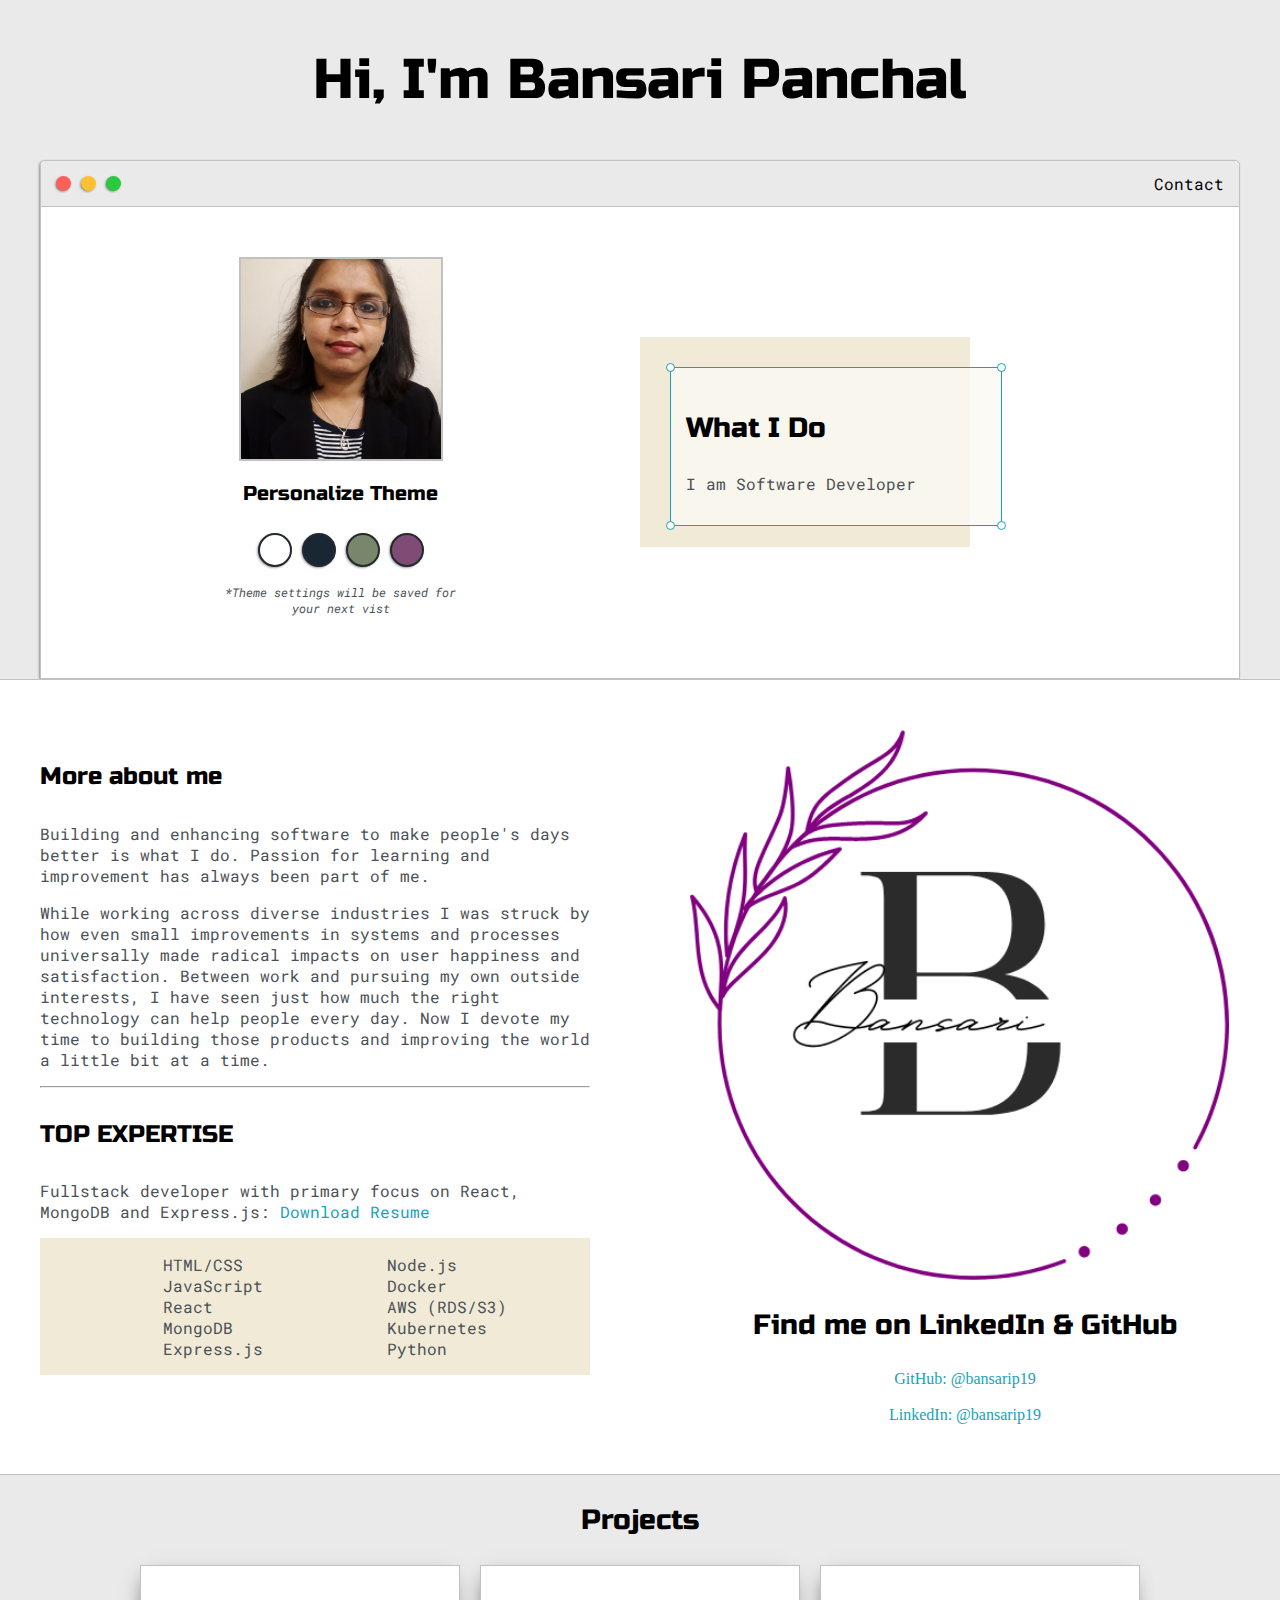
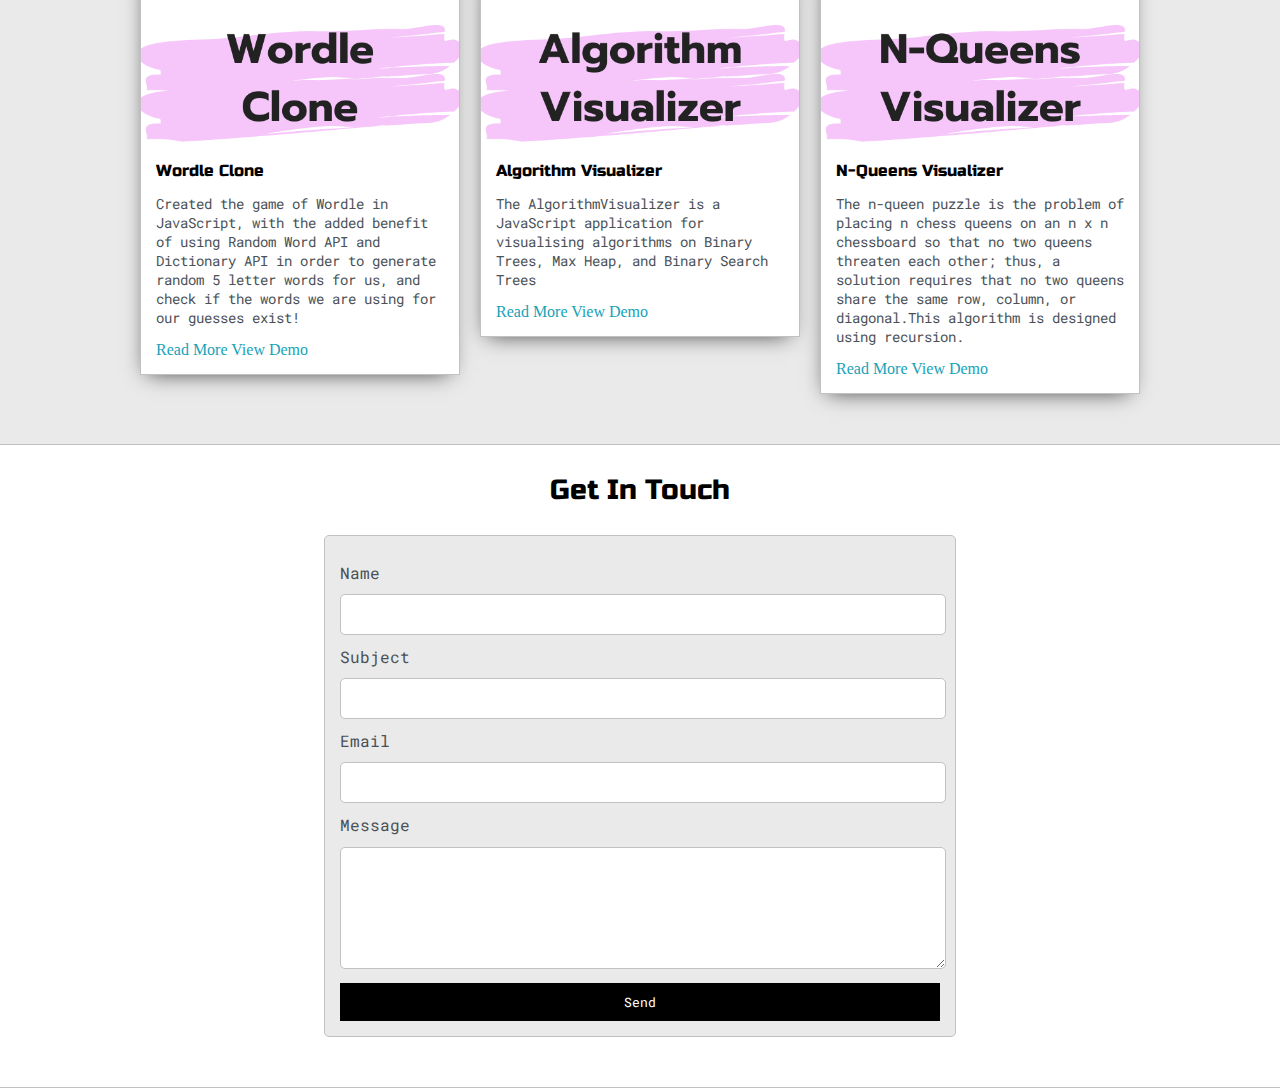
<file: index.html>
<!DOCTYPE html>
<html>
<head>
	<title>Bansari Panchal</title>


	<meta name="viewport" content="width=device-width, initial-scale=1, maximum-scale=1, minimum-scale=1" />

	<link href="https://fonts.googleapis.com/css2?family=Russo+One&display=swap" rel="stylesheet">

	<link href="https://fonts.googleapis.com/css2?family=Roboto+Mono:wght@500&family=Russo+One&display=swap" rel="stylesheet">

	<link rel="stylesheet" type="text/css" href="default.css">
	<link id="theme-style" rel="stylesheet" type="text/css" href="">
</head>
<body>

	<section class="s1">
		<div class="main-container">
			<div class="greeting-wrapper">
				<h1>Hi, I'm Bansari Panchal</h1>
			</div>


			<div class="intro-wrapper">
				<div class="nav-wrapper">

				
					<a href="index.html">
						<div class="dots-wrapper">
							<div id="dot-1" class="browser-dot"></div>
							<div id="dot-2" class="browser-dot"></div>
							<div id="dot-3" class="browser-dot"></div>
						</div>
					</a>
					

					<ul id="navigation">
						<li><a href="index.html#contact">Contact</a></li>

					</ul>
				</div>

				<div class="left-column">
					<img id="profile_pic" src="images/picture.jpg">
					<h5 style="text-align: center;line-height: 0;">Personalize Theme</h5>

					<div id="theme-options-wrapper">
						<div data-mode="light" id="light-mode" class="theme-dot"></div>
						<div data-mode="blue" id="blue-mode" class="theme-dot"></div>
						<div data-mode="green" id="green-mode" class="theme-dot"></div>
						<div data-mode="purple" id="purple-mode" class="theme-dot"></div>
					</div>

					<p id="settings-note">*Theme settings will be saved for<br>your next vist</p>
				</div>

				<div class="right-column">

					<div id="preview-shadow">
						<div id="preview">
							<div id="corner-tl" class="corner"></div>
							<div id="corner-tr" class="corner"></div>
							<h3>What I Do</h3>
							<p>I am Software Developer</p>
							<div id="corner-br" class="corner"></div>
							<div id="corner-bl" class="corner"></div>
						</div>
					</div>
				</div>
			</div>
		</div>
	</section>

	<section class="s2">
		<div class="main-container">

			<div class="about-wrapper">
				<div class="about-me">
					<h4>More about me</h4>

					<p>Building and enhancing software to make people's days better is what I do. Passion for learning and improvement has always been part of me.</p>

					<p>While working across diverse industries I was struck by how even small improvements in systems and processes universally made radical impacts on user happiness and satisfaction. Between work and pursuing my own outside interests, I have seen just how much the right technology can help people every day. Now I devote my time to building those products and improving the world a little bit at a time.</p>


					<hr>

					<h4>TOP EXPERTISE</h4>

					<p>Fullstack developer with primary focus on React, MongoDB and Express.js: <a target="_blank" href="resume.pdf">Download Resume</a></p>

					<div id="skills">
						<ul>
							<li>HTML/CSS</li>
							<li>JavaScript</li>
							<li>React</li>
							<li>MongoDB</li>
							<li>Express.js</li>
						</ul>

						<ul>
							<li>Node.js</li>
							<li>Docker</li>
							<li>AWS (RDS/S3)</li>
							<li>Kubernetes</li>
							<li>Python</li>
						</ul>

					</div>

				</div>

				
				<div class="social-links">
					<img id="social_img" src="images/Logo.png">
					<h3>Find me on LinkedIn & GitHub</h3>

					<a target="_blank" href="https://github.com/bansarip19">GitHub: @bansarip19</a>
					<br>
					<a target="_blank" href="https://www.linkedin.com/in/bansarip19/">LinkedIn: @bansarip19</a>
				</div>
			</div>

		</div>
	</section>

	<section class="s1">
		<div class="main-container">
			<h3 style="text-align: center;">Projects</h3>

			<div class="post-wrapper">

				<div>
					<div class="post">
						<img class="thumbnail" src="images/WordleClone.png">
						<div class="post-preview">
							<h6 class="post-title">Wordle Clone</h6>
							<p class="post-intro">Created the game of Wordle in JavaScript, with the added benefit of using Random Word API and Dictionary API in order to generate random 5 letter words for us, and check if the words we are using for our guesses exist!</p>
							<a href="post.html">Read More</a>
							<a href="https://bansarip19.github.io/wordle-clone/">View Demo</a>
						</div>
					</div>
				</div>

				<div>
					<div class="post">
						<img class="thumbnail" src="images/AlgorithmVisualizer.png">
						<div class="post-preview">
							<h6 class="post-title">Algorithm Visualizer</h6>
							<p class="post-intro">The AlgorithmVisualizer is a JavaScript application for visualising algorithms on Binary Trees, Max Heap, and Binary Search Trees</p>
							<a href="#">Read More</a>
							<a href="https://bansarip19.github.io/Algorithm-Visualization/">View Demo</a>
						</div>
					</div>
				</div>

				<div>
					<div class="post">
						<img class="thumbnail" src="images/NQueensVisualizer.png">
						<div class="post-preview">
							<h6 class="post-title">N-Queens Visualizer</h6>
							<p class="post-intro">The n-queen puzzle is the problem of placing n chess queens on an n x n chessboard so that no two queens threaten each other; thus, a solution requires that no two queens share the same row, column, or diagonal.This algorithm is designed using recursion.</p>
							<a href="#">Read More</a>
							<a href="https://bansarip19.github.io/N-Queens-Visualization/">View Demo</a>
						</div>
					</div>
				</div>
			

			</div>
		</div>
	</section>

	<section class="s2">
		<div class="main-container">
			<a href=""></a>
			<h3 style="text-align: center;">Get In Touch</h3>

			<form id="contact-form">
				<a name="contact"></a>

				<label>Name</label>
				<input class="input-field" type="text" name="name">

				<label>Subject</label>
				<input class="input-field" type="text" name="subject">

				<label>Email</label>
				<input class="input-field" type="text" name="email">

				<label>Message</label>
				<textarea class="input-field" name="message"></textarea>

				<input id="submit-btn" type="submit" value="Send">
			</form>
		</div>
	</section> 

	<script type="text/javascript" src="script.js"></script>
</body>
</html>
</file>
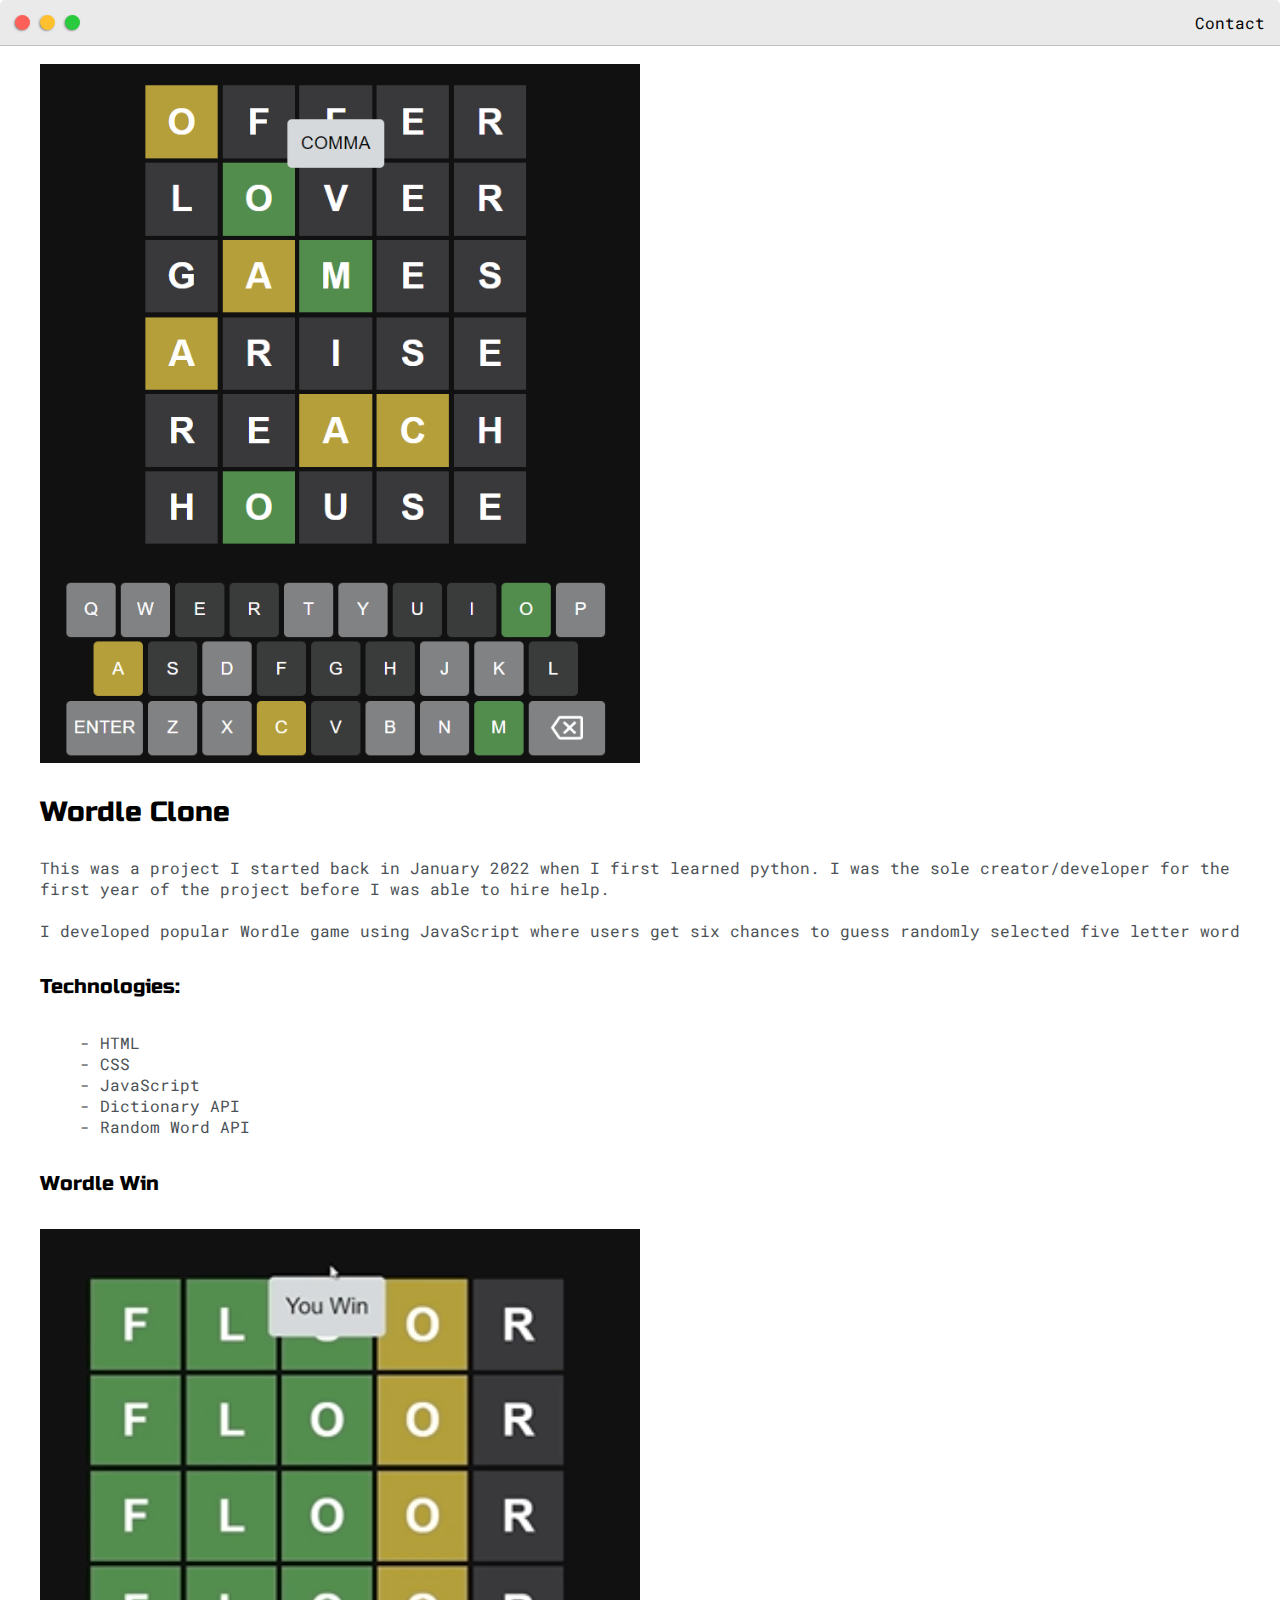
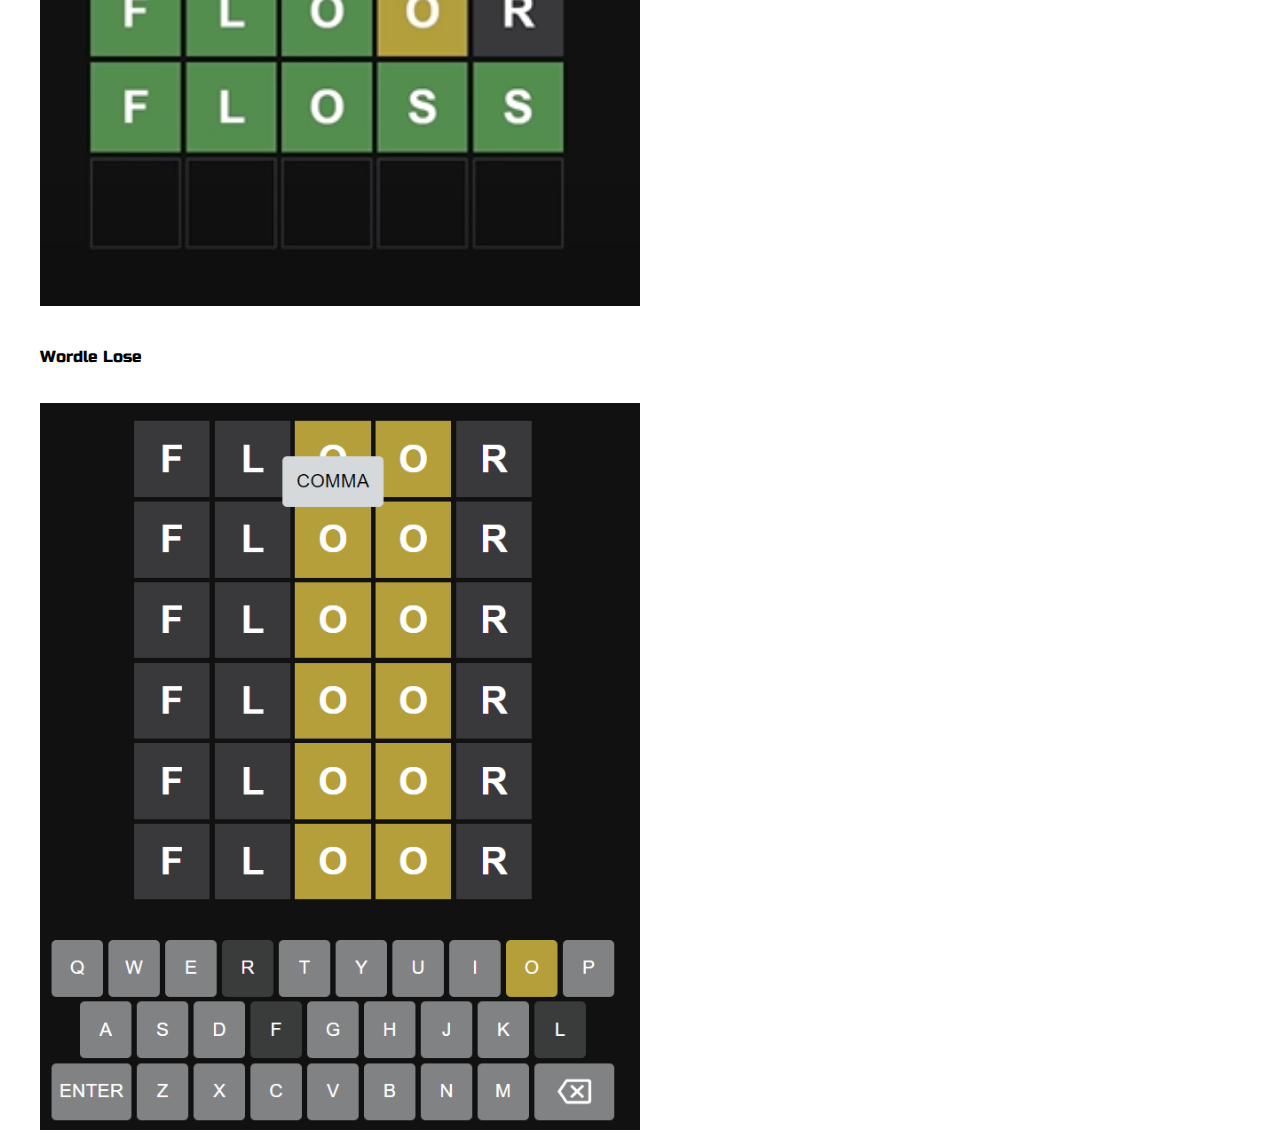
<file: post.html>
<!DOCTYPE html>
<html>
<head>
	<title>Wordle Clone</title>


	<meta name="viewport" content="width=device-width, initial-scale=1, maximum-scale=1, minimum-scale=1" />

	<link href="https://fonts.googleapis.com/css2?family=Russo+One&display=swap" rel="stylesheet">

	<link href="https://fonts.googleapis.com/css2?family=Roboto+Mono:wght@500&display=swap" rel="stylesheet">

	<link rel="stylesheet" type="text/css" href="default.css">


	<style type="text/css">
		.img-container{
			max-width: 600px;
		}

		img{
			width: 100%
		}

	</style>

</head>
<body>
	<div class="nav-wrapper">

		<a href="index.html">
			<div class="dots-wrapper">
				<div id="dot-1" class="browser-dot"></div>
				<div id="dot-2" class="browser-dot"></div>
				<div id="dot-3" class="browser-dot"></div>
			</div>
		</a>

		<ul id="navigation">
			<li><a href="index.html#contact">Contact</a></li>

		</ul>
	</div>

	<div class="main-container">
		<br>

		<div class="img-container">
			<img src="images/wordle.png">
		</div>
		
		<h3>Wordle Clone</h3>

		<p>This was a project I started back in January 2022 when I first learned python. I was the sole creator/developer for the first year of the project before I was able to hire help.
		<br>
		<br>
		I developed popular Wordle game using JavaScript where users get six chances to guess randomly selected five letter
word
</p>
	<!--	<br>
		<br>
		
		<br>
		<br>
		
		<br>
		<br> -->
		

		<h5>Technologies:</h5>
		<ul>
			<li>- HTML</li>
			<li>- CSS</li>
			<li>- JavaScript</li>
			<li>- Dictionary API</li>
			<li>- Random Word API</li>
			
		</ul>


		<h5>Wordle Win</h5>
		<div class="img-container">
			<img src="images/wordle-win.png">
		</div>

		<h6>Wordle Lose</h5>
		<div class="img-container">
			<img src="images/wordle-lose.png">
		</div>

		
	</div>

</body>
</html>
</file>
<file: default.css>
:root{
	--mainColor:#eaeaea;
	--secondaryColor:#fff;

	--borderColor:#c1c1c1;

	--mainText:black;
	--secondaryText:#4b5156;

	--themeDotBorder:#24292e;

	--previewBg:rgb(251, 249, 243, 0.8);
	--previewShadow:#f0ead6;


	--buttonColor:black;


}


html, body{
	padding: 0;
	margin: 0;
	scroll-behavior: smooth;
}

body *{
	transition: 0.3s;
}


h1, h2, h3, h4, h5, h6, strong{
	color: var(--mainText);
	font-family: 'Russo One', sans-serif;
	font-weight: 500;
}

p, li, span, label, input, textarea{
	color: var(--secondaryText);
	font-family: 'Roboto Mono', monospace;
}

a{
	text-decoration: none;
	color:#17a2b8;
}

ul{
	list-style: none;
}

h1 { font-size: 56px;}
h2 { font-size: 36px;}
h3 { font-size: 28px;}
h4 { font-size: 24px;}
h5 { font-size: 20px;}
h6 { font-size: 16px;}


.s1{
	background-color: var(--mainColor);
	border-bottom:1px solid var(--borderColor);
	overflow:auto;
}

.s2{
	background-color: var(--secondaryColor);
	border-bottom:1px solid var(--borderColor);
	overflow:auto;
}




.main-container{
	width: 1200px;
	margin: 0 auto;
}


.greeting-wrapper{
	display: grid;
	text-align: center;
	align-content: center;
	min-height: 10em;

}

.intro-wrapper{
	background-color: var(--secondaryColor);
	border:1px solid var(--borderColor);
	border-radius:5px 5px 0 0;


	-webkit-box-shadow: -1px 1px 3px -1px rgba(0,0,0,0.75);
	-moz-box-shadow: -1px 1px 3px -1px rgba(0,0,0,0.75);
	box-shadow: -1px 1px 3px -1px rgba(0,0,0,0.75);

	display: grid;
	grid-template-columns: 1fr 1fr;
	grid-template-areas: 
		'nav-wrapper nav-wrapper'
		'left-column right-column'
	;
}


.nav-wrapper{
	border-radius:5px 5px 0 0;
	grid-area:nav-wrapper;
	border-bottom: 1px solid var(--borderColor);
	display: flex;
	justify-content: space-between;
	align-items: center;
	background-color: var(--mainColor);
}

#navigation a{
	color:var(--mainText);
}


#navigation{
	margin:0;
	padding: 10px;
}

#navigation li{
	display: inline-block;
	margin-right: 5px;
	margin-left:5px;
}

.dots-wrapper{
	display: flex;
	padding: 10px;
}

#dot-1{
	background-color:  #FC6058;
}

#dot-2{
	background-color:  #FEC02F;
}

#dot-3{
	background-color:  #2ACA3E;
}

.browser-dot{
	background-color: black;
	height: 15px;
	width: 15px;
	border-radius: 50%;
	margin: 5px;

	-webkit-box-shadow: -1px 1px 3px -1px rgba(0,0,0,0.75);
	-moz-box-shadow: -1px 1px 3px -1px rgba(0,0,0,0.75);
	box-shadow: -1px 1px 3px -1px rgba(0,0,0,0.75);

}


.left-column{
	grid-area: left-column;
	padding-top:50px;
	padding-bottom: 50px;
}

#profile_pic{
	display: block;
	margin:0 auto;

	height: 200px;
	width: 200px;
	object-fit: cover;
	border:2px solid var(--borderColor);
}


#theme-options-wrapper{
	display: flex;
	justify-content: center;
}

.theme-dot{
	height: 30px;
	width: 30px;
	background-color: black;
	border-radius: 50%;

	margin: 5px;
	border:2px solid var(--themeDotBorder);

	-webkit-box-shadow: -1px 1px 3px -1px rgba(0,0,0,0.75);
	-moz-box-shadow: -1px 1px 3px -1px rgba(0,0,0,0.75);
	box-shadow: -1px 1px 3px -1px rgba(0,0,0,0.75);

	cursor: pointer;
}


.theme-dot:hover{
	border-width: 5px;
}


#light-mode{
	background-color: #fff;
}

#blue-mode{
	background-color: #192734;
}

#green-mode{
	background-color: #78866b;
}

#purple-mode{
	background-color: #7E4C74;
}

#settings-note{
	font-size: 12px;
	font-style: italic;
	text-align: center;
}

.right-column{
	grid-area: right-column;
	display: grid;
	align-content: center;

	padding-top: 50px;
	padding-bottom: 50px;
}


#preview-shadow{
	background-color: var(--previewShadow);
	max-width: 300px;
	height: 180px;
	padding-left: 30px;
	padding-top: 30px;
}

#preview{
	width: 300px;
	border:1.5px solid #17a2b8;
	background-color: var(--previewBg);
	padding:15px;
	position: relative;
}

.corner{
	width:7px;
	height: 7px;
	border-radius: 50%;
	border:1.5px solid #17a2b8;
	background-color: #fff;
	position: absolute;
}

#corner-tl{
	top:-5px;
	left: -5px
}

#corner-tr{
	top:-5px;
	right: -5px
}


#corner-br{
	bottom:-5px;
	right: -5px
}


#corner-bl{
	bottom:-5px;
	left: -5px
}

.about-wrapper{
	display: grid;
	grid-template-columns: repeat(auto-fit, minmax(320px, 1fr));
	padding-bottom: 50px;
	padding-top: 50px;
	gap:100px;
}


#skills{
	display: flex;
	justify-content: space-evenly;
	background-color: var(--previewShadow);
}

.social-links{
	display: grid;
	align-content: center;
	text-align: center;
}

#social_img{
	width: 100%;
}


.post-wrapper{
	display: grid;
	grid-template-columns: repeat(auto-fit, 320px);
	gap:20px;
	justify-content: center;
	padding-bottom: 50px;
}

.post{
	border:1px solid var(--borderColor);
	-webkit-box-shadow: -2px 7px 21px -9px rgba(0,0,0,0.75);
	-moz-box-shadow: -2px 7px 21px -9px rgba(0,0,0,0.75);
	box-shadow: -2px 7px 21px -9px rgba(0,0,0,0.75);
}

.thumbnail{
	display: block;
	width: 100%;
	height:180px;
	object-fit: cover;
}

.post-preview{
	background-color: #fff;
	padding:15px;
}

.post-title{
	color:black;
	margin: 0;
}

.post-intro{
	color:#4b5156;
	font-size: 14px;
}


#contact-form{
	display: block;
	max-width: 600px;
	margin: 0 auto;
	border: 1px solid var(--borderColor);
	padding: 15px;
	border-radius: 5px;
	background-color: var(--mainColor);
	margin-bottom: 50px;

}

#contact-form label{
	line-height: 2.7em;
}

#contact-form textarea{
	min-height: 100px;
	font-size: 14px;
}


.input-field{
	width: 100%;
	padding-top: 10px;
	padding-bottom:10px; 
	background-color: var(--secondaryColor);
	border-radius: 5px;
	border:1px solid var(--borderColor);
	font-size: 14px;
}


#submit-btn{
	margin-top: 10px;
	width: 100%;
	padding-top: 10px;
	padding-bottom:10px; 
	color: #fff;
	background-color: var(--buttonColor);
	border:none;
}


@media screen and (max-width: 1200px){
	.main-container{
		width: 95%;
	}
}

@media screen and (max-width: 800px){
	.intro-wrapper{
		grid-template-columns: 1fr;
		grid-template-areas: 
			'nav-wrapper'
			'left-column'
			'right-column'
		;
	}

	.right-column{
		justify-content: center;
	}

}

@media screen and (max-width: 400px){
	#preview-shadow{
		max-width: 280px;
		height: 180px;
		padding-left: 10px;
		padding-top: 10px;
	}

	#preview{
		width: 280px;

	}

}
</file>
